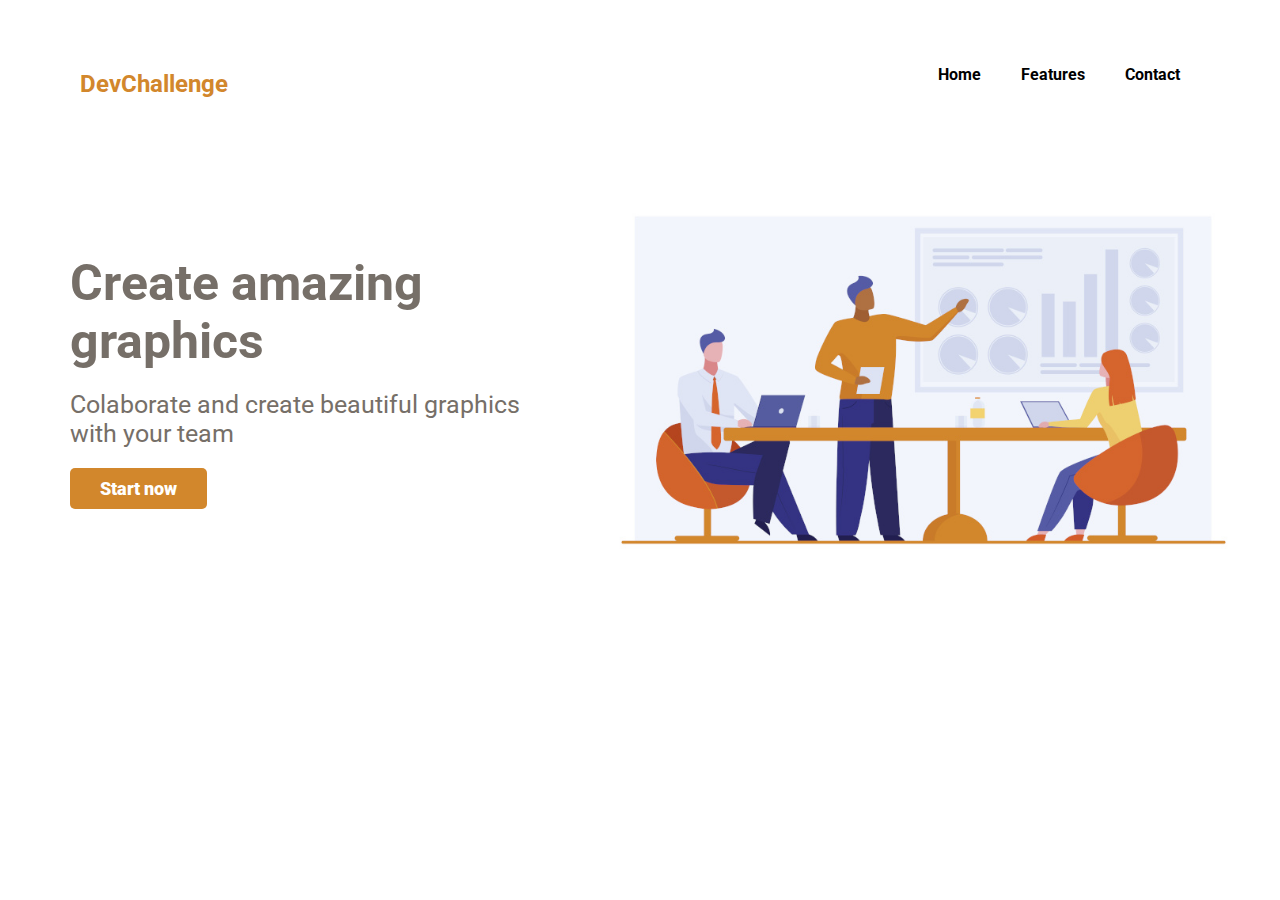
<file: amazingGraph/index.html>
<!DOCTYPE html>
<html lang="pt-br">
<head>
  <meta charset="UTF-8">
  <meta http-equiv="X-UA-Compatible" content="IE=edge">
  <meta name="viewport" content="width=device-width, initial-scale=1.0">
  <title>Amazing Graph</title>
  <link rel="stylesheet" href="style.css">
  <link rel="preconnect" href="https://fonts.googleapis.com">
  <link rel="preconnect" href="https://fonts.gstatic.com" crossorigin>
  <link href="https://fonts.googleapis.com/css2?family=Roboto:wght@300&display=swap" rel="stylesheet">
</head>

<body>
  <header>
    <h2>DevChallenge</h2>
    <nav>
      <span>Home</span>
      <span>Features</span>
      <span>Contact</span>
    </nav>
    <div class="hamburger-menu">
      <div class="menu-lines"></div>
      <div class="menu-lines"></div>
      <div class="menu-lines"></div>
    </div>
  </header>
  <main class="container">
    <picture class="container-item">
      <source media="(max-width: 400px)" srcset="assets/team-small.jpg" type="image/jpeg">
      <source media="(max-width: 750px)" srcset="assets/team.jpg" type="image/jpeg">
      <img src="assets/team-big.jpg" alt="imagem ilustrando uma reunião " class="image">
    </picture>
    <div class="texto">
      <h1 class="container-item">Create amazing graphics</h1>
      <p class="container-item">Colaborate and create beautiful graphics with your team</p>
      <button class="container-item">Start now</button>
    </div>
  </main>
</body>
</html>
</file>
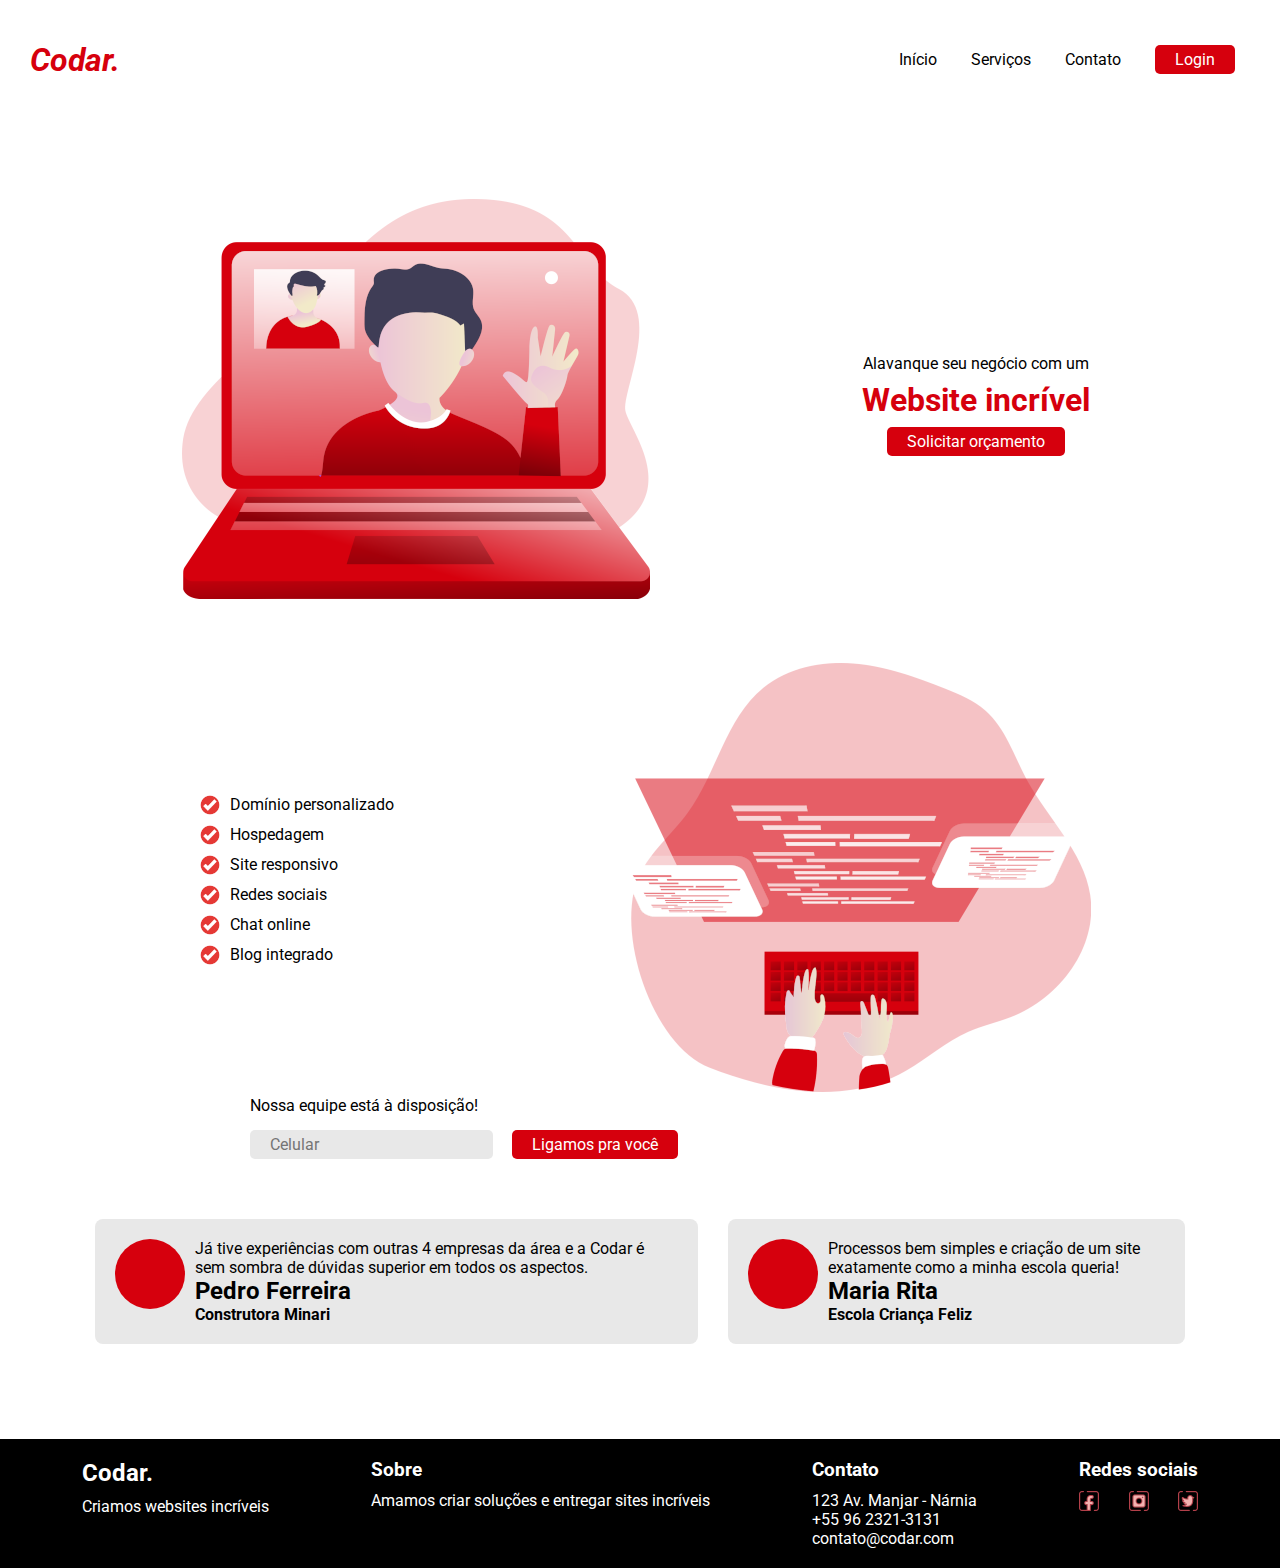
<file: codar/index.html>
<!DOCTYPE html>
<html lang="pt-br">
<head>
  <meta charset="UTF-8">
  <meta http-equiv="X-UA-Compatible" content="IE=edge">
  <meta name="viewport" content="width=device-width, initial-scale=1.0">
  <title>Codar</title>
  <link rel="stylesheet" href="style.css">
  <link rel="preconnect" href="https://fonts.googleapis.com">
  <link rel="preconnect" href="https://fonts.gstatic.com" crossorigin>
  <link href="https://fonts.googleapis.com/css2?family=Roboto:wght@500&display=swap" rel="stylesheet">
</head>
<body>
  <header>
    <h1>Codar.</h1>
    <nav>
      <a href="#">Início</a>
      <a href="#">Serviços</a>
      <a href="#">Contato</a>
      <button class="botao">Login</button>
    </nav>
  </header>
<div class="container">
  <section class="apresentacao">
    <picture>
      <source media="(max-width: 850px)" srcset="assets/video-call-ms.png" type="image/png">
      <img src="assets/video-call.png" alt="imagem de uma chamada em vídeo" class="image">
    </picture>
    <div class="texto-apresentacao">
      <p class="texto-apresentacao-item">Alavanque seu negócio com um</p>
      <h1 class="texto-apresentacao-item">Website incrível</h1>
      <button class="botao texto-apresentacao-item">Solicitar orçamento</button>
    </div>
  </section>
  <section class="container-servicos">
    <div class="service-list">
        <div class="service-item">
          <img src="assets/checkmark.png"></img>
          <p>Domínio personalizado</p>
        </div>
        <div class="service-item">
          <img src="assets/checkmark.png"></img>
          <p>Hospedagem</p>
        </div>
        <div class="service-item">
          <img src="assets/checkmark.png"></img>
          <p>Site responsivo</p>
        </div>
        <div class="service-item">
          <img src="assets/checkmark.png"></img>
          <p>Redes sociais</p>
        </div>
        <div class="service-item">
          <img src="assets/checkmark.png"></img>
          <p>Chat online</p>
        </div>
        <div class="service-item">
          <img src="assets/checkmark.png"></img>
          <p>Blog integrado</p>
        </div>
    </div>
    <picture>
      <source media="(max-width: 850px)" srcset="assets/coding-ms.png" type="image/png">
      <img src="assets/coding.png" alt="imagem de alguém programando" class="image">
    </picture>
  </section>
  <div class="contato">
    <p>Nossa equipe está à disposição!</p>
    <input type="tel" placeholder="Celular"></input>
    <button class="botao">Ligamos pra você</button>
  </div>
  <section class="comentario-container">
    <div class="comentario">
      <div class="circulo"></div>
      <div class="comentario-texto">
        <p>Já tive experiências com outras 4 empresas da área e a Codar é sem sombra de dúvidas superior em todos os aspectos.</p>
        <p class="autor-comentario"><strong>Pedro Ferreira</strong></p>
        <p><strong>Construtora Minari</strong></p>
      </div>
    </div>
    <div class="comentario">
      <div class="circulo"></div>
      <div class="comentario-texto">
        <p>Processos bem simples e criação de um site exatamente como a minha escola queria!</p>
        <p class="autor-comentario"><strong>Maria Rita</strong></p>
        <p><strong>Escola Criança Feliz</strong></p>
      </div>
    </div>
  </section>
</div>
<footer>
  <div class="footer-info">
    <h2>Codar.</h2>
    <p>Criamos websites incríveis</p>
  </div>
  <div class="footer-info">
    <h3>Sobre</h3>
    <p>
      Amamos criar soluções
      e entregar sites incríveis
    </p>
  </div>
  <div class="footer-info">
    <h3>Contato</h3>
    <p>123 Av. Manjar - Nárnia</p>
    <p>+55 96 2321-3131</p>
    <p>contato@codar.com</p>
  </div>
  <div class="footer-info">
    <h3>Redes sociais</h3>
    <div class="redes-socias-container">
      <img src="assets/facebook.png" alt="facebook-logo">
      <img src="assets/instagram.png" alt="instagram-logo">
      <img src="assets/twitter.png" alt="twitter-log">
    </div>
  </div>
</footer>
</body>
</html>
</file>
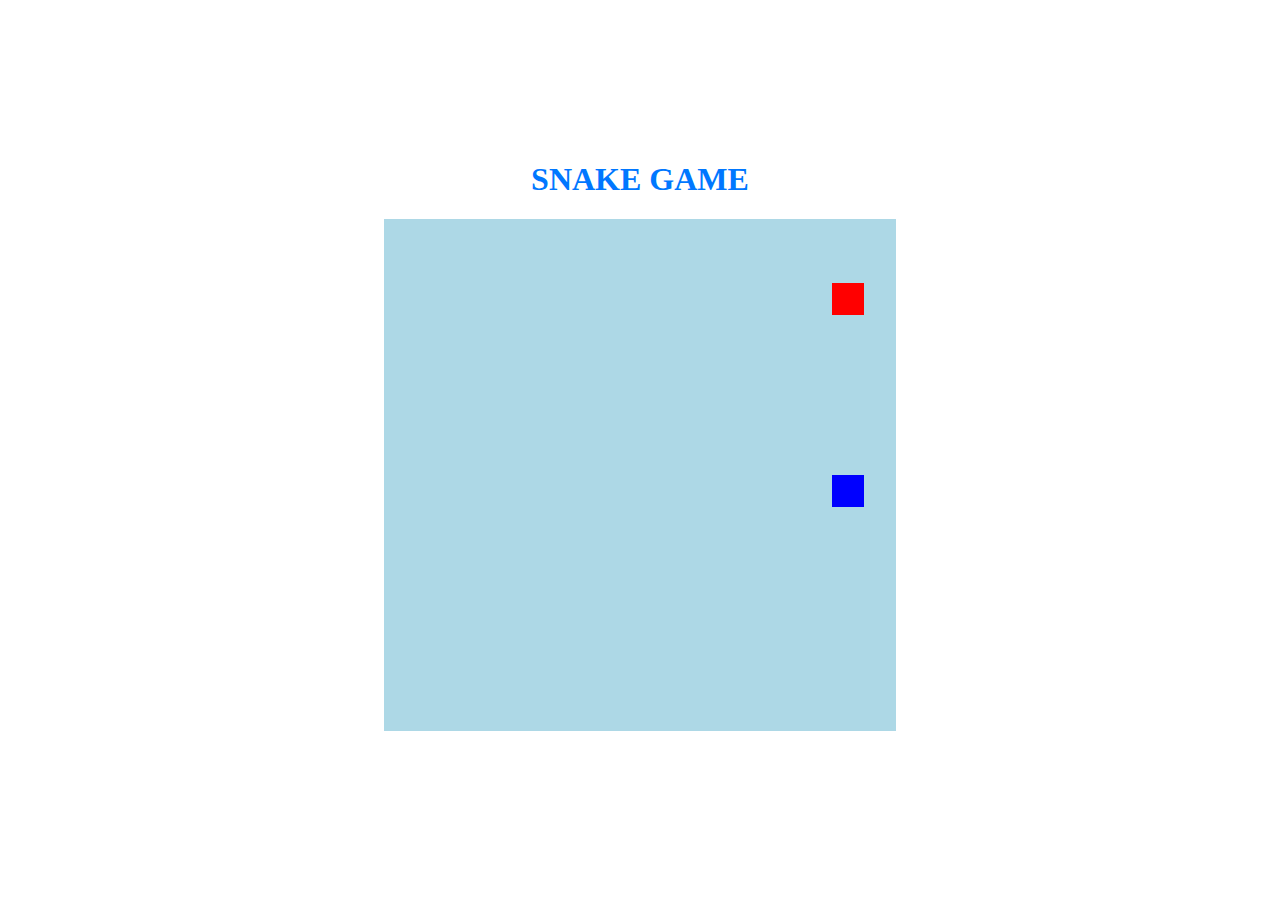
<file: snakeGame/index.html>
<!DOCTYPE html>
<html lang="en">
<head>
    <meta charset="UTF-8">
    <meta http-equiv="X-UA-Compatible" content="IE=edge">
    <meta name="viewport" content="width=device-width, initial-scale=1.0">
    <link rel="stylesheet" href="style.css">
    <title>Snake Game</title>
</head>

<body>
    <h1>SNAKE GAME</h1>
    <canvas id="snake" width="512" height="512"></canvas>

    <script src="script.js"></script>
</body>
</html>
</file>
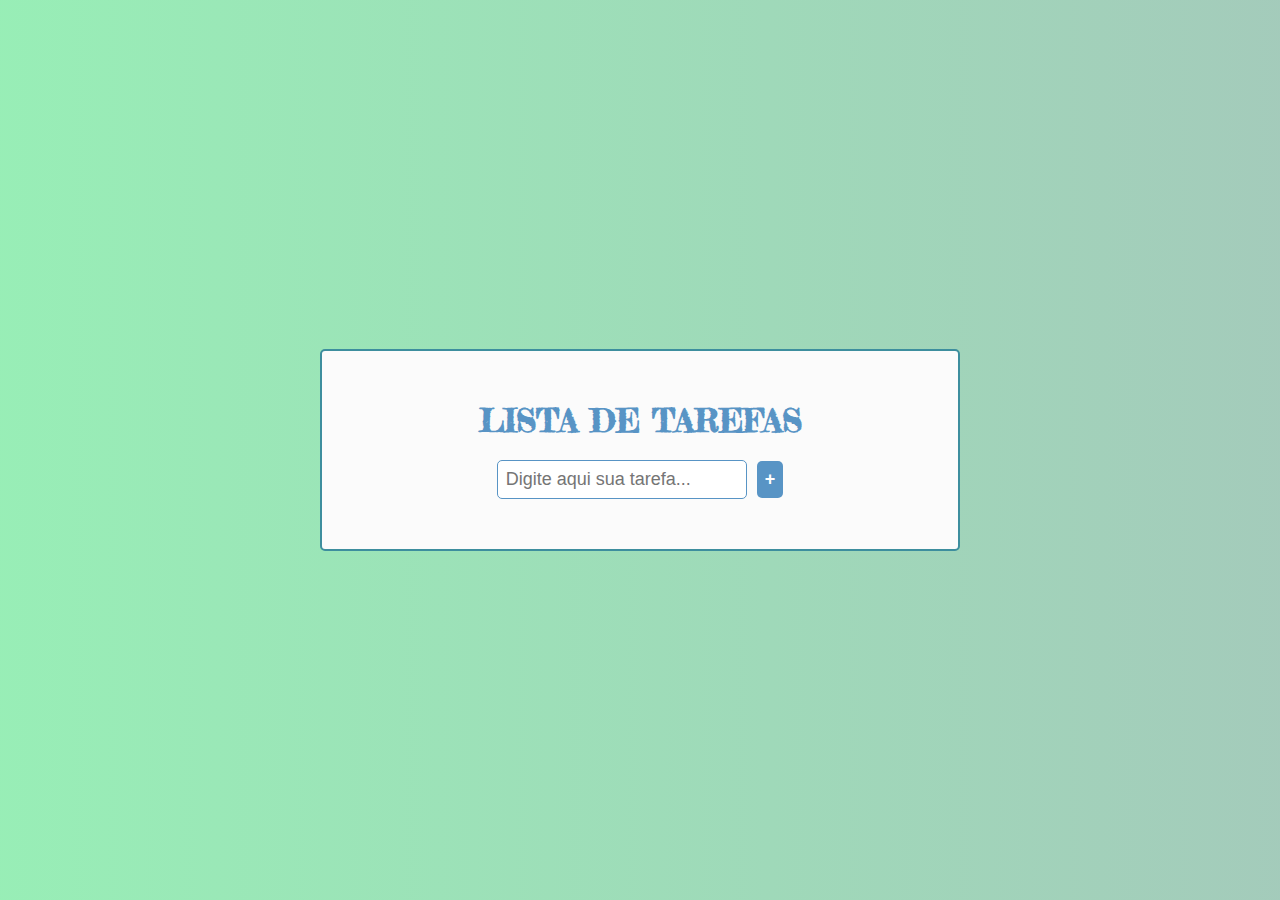
<file: to-do-list/index.html>
<!DOCTYPE html>
<html lang="pt-br">
<head>
    <meta charset="UTF-8">
    <meta http-equiv="X-UA-Compatible" content="IE=edge">
    <meta name="viewport" content="width=device-width, initial-scale=1.0">
    <title>Lista de Tarefas</title>
    <link rel="preconnect" href="https://fonts.googleapis.com">
    <link rel="preconnect" href="https://fonts.gstatic.com" crossorigin>
    <link href="https://fonts.googleapis.com/css2?family=Fredericka+the+Great&family=Kalam:wght@300&display=swap" rel="stylesheet">
    <link rel="stylesheet" href="estilo.css">
</head>

<body>
    <div class="container">
        <h1>LISTA DE TAREFAS</h1>
        <div class="formulario">
                <input type="text" placeholder="Digite aqui sua tarefa..." class="campo-preenche-tarefa">
                <button class="botao-adiciona-tarefa">+</button>
        </div>
        <div class="lista-de-tarefas"></div>
    </div>
    <script src="script.js"></script>
</body>
</html>
</file>
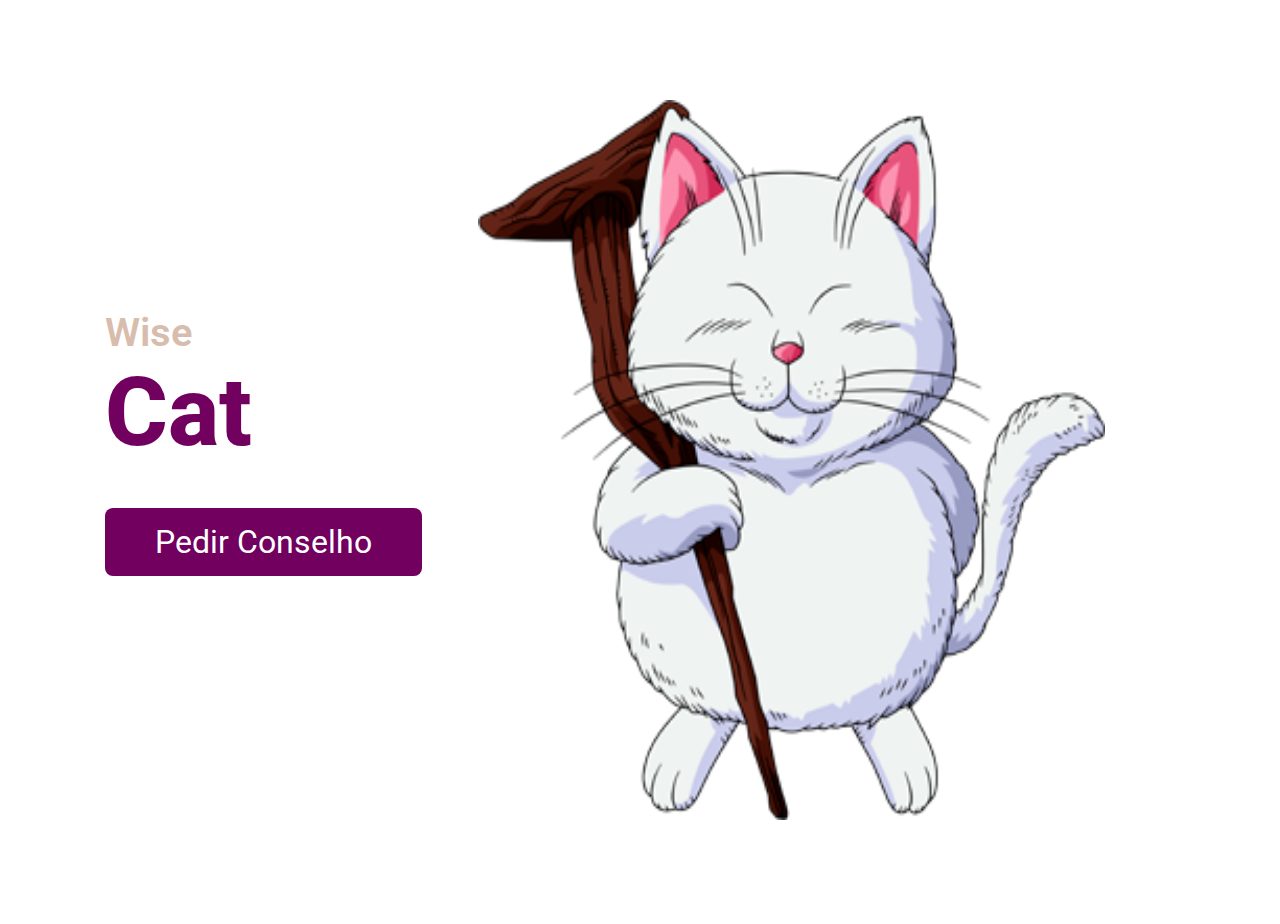
<file: wiseCat/index.html>
<!DOCTYPE html>
<html lang="pt-br">
  <head>
    <meta charset="utf-8">
    <meta name="viewport" content="width=device-width, initial-scale=1.0">
    <title>Wise Cat</title>
    <link rel="stylesheet" href="index.css">
    <link rel="preconnect" href="https://fonts.googleapis.com">
    <link rel="preconnect" href="https://fonts.gstatic.com" crossorigin>
    <link href="https://fonts.googleapis.com/css2?family=Roboto&display=swap" rel="stylesheet"> 
  </head>

  <body>
    <main class="container">
      <div class="descricao">
        <div class="titulo">
          <p>Wise</p>
          <h1>Cat</h1>
        </div>
        <!-- <button id="botao">Pedir conselho</button> -->
        <a id="botao" href="segundaPagina.html">Pedir Conselho</a>
      </div>
      <div>
        <img src="assets/small-korin.png" alt="imagem de um gato com uma bengala">
      </div>
    </main>
  </body>
</html>
</file>
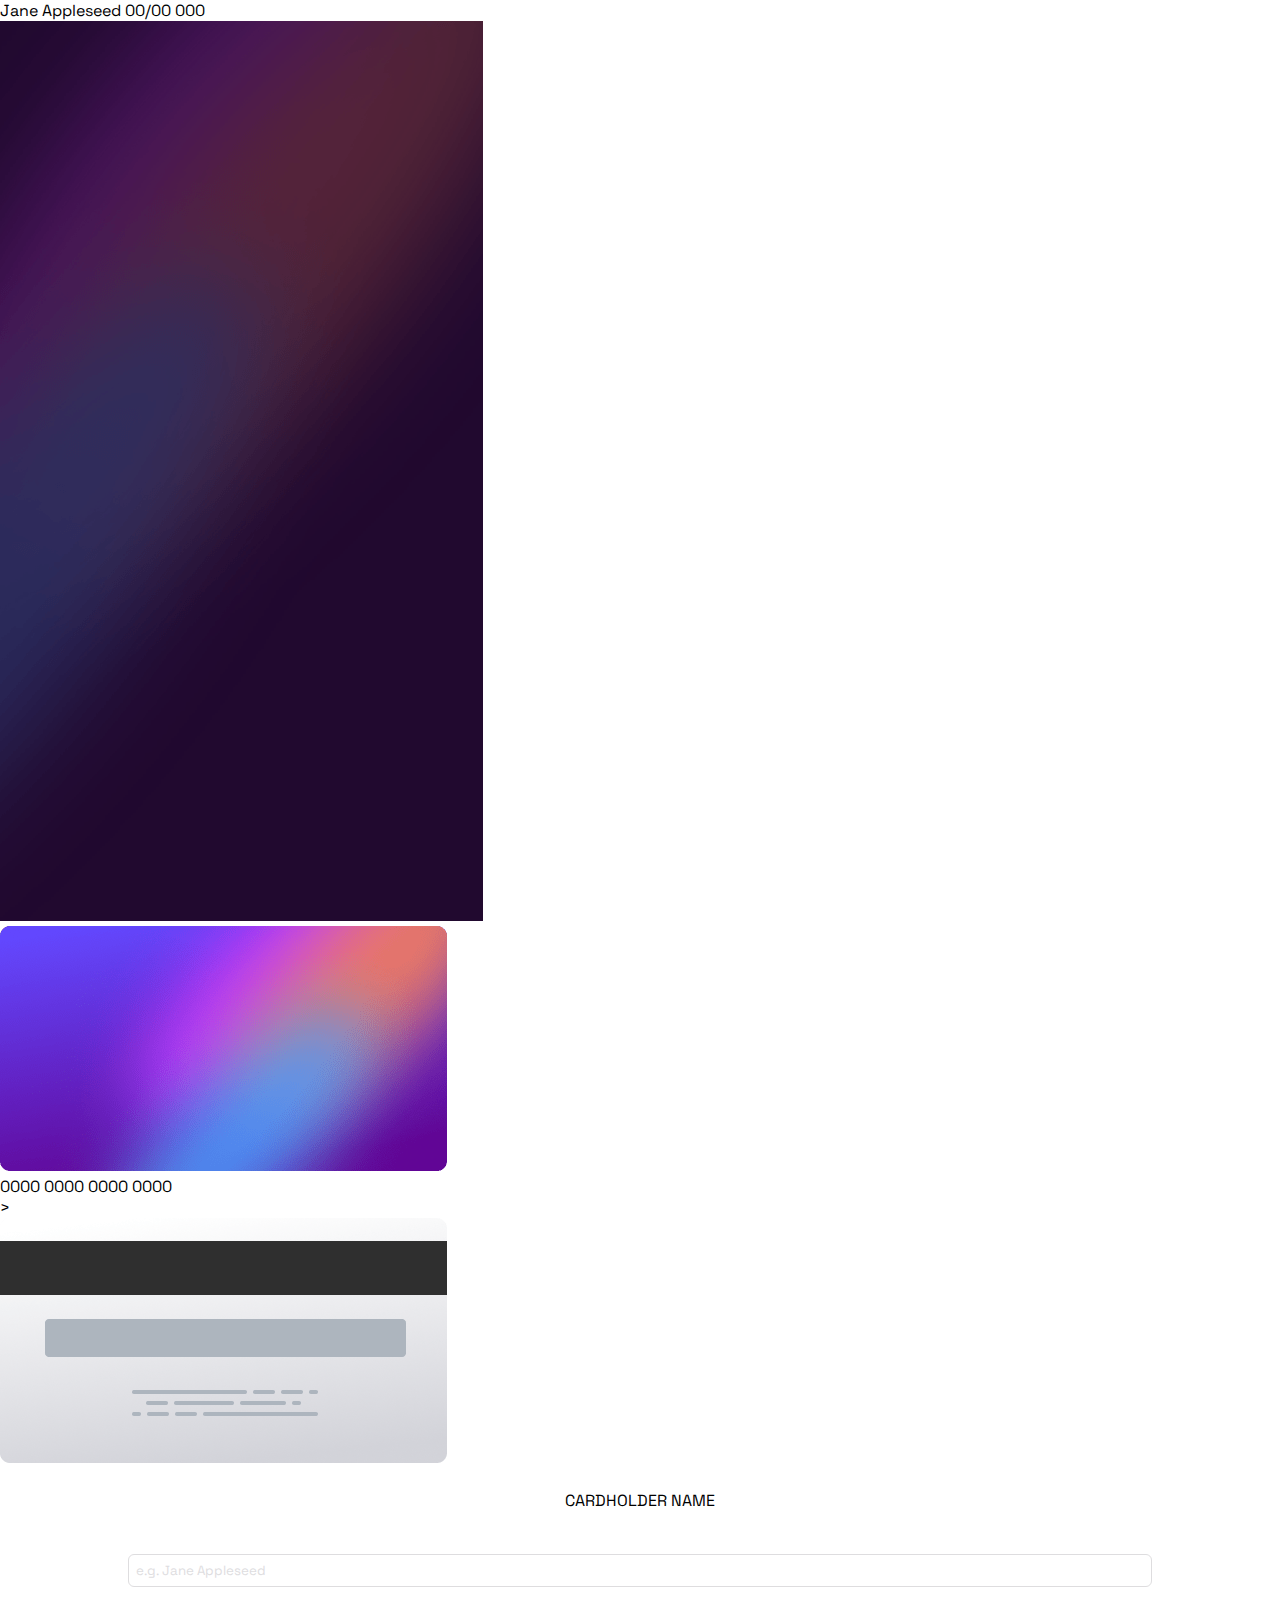
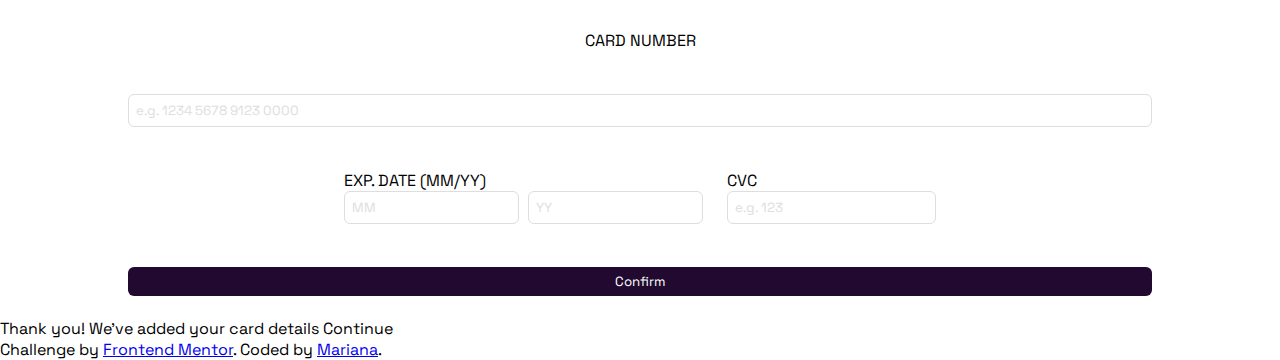
<file: interactive-card-details-form-main/interactiveCardDetailsForm/index.html>
<!DOCTYPE html>
<html lang="en">
<head>
  <meta charset="UTF-8">
  <meta name="viewport" content="width=device-width, initial-scale=1.0"> <!-- displays site properly based on user's device -->

  <link rel="icon" type="image/png" sizes="32x32" href="./images/favicon-32x32.png">
  
  <title>Frontend Mentor | Interactive card details form</title>
  <link rel="preconnect" href="https://fonts.googleapis.com">
  <link rel="preconnect" href="https://fonts.gstatic.com" crossorigin>
  <link href="https://fonts.googleapis.com/css2?family=Space+Grotesk:wght@500&display=swap" rel="stylesheet">

  <link rel="stylesheet" href="style.css">
</head>
<body>

  <main>
    
    Jane Appleseed
    00/00
    000
    <div class="image">
      <picture>
        <source media="(max-width: 600px)" srcset="images/bg-main-mobile.png" alt="">
        <img src="images/bg-main-desktop.png" alt="">
      </picture>
    </div>
    <div class="front-card">
      <img class="cartao" src="images/bg-card-front.png" alt=""
      ><p> 0000 0000 0000 0000</p>>

    </div>
    <img class="cartao" src="images/bg-card-back.png" alt="">
    <div class="form-container">
      <label for="user-name">CARDHOLDER NAME</label>
      <input type="text" name="user-name" placeholder="e.g. Jane Appleseed"/>
      <label for="card-number">CARD NUMBER</label>
      <input type="text" name="card-number" placeholder="e.g. 1234 5678 9123 0000"/>
      <div class="date-cvc-container">
          <div class="date">
            <label for="date">EXP. DATE (MM/YY)</label>
            <div class="mes-ano-input-container">
              <input type="text" name="mes" placeholder="MM">
              <input type="text" name="year" placeholder="YY">
            </div>
          </div>
          <div class="cvc">
            <label for="cvc">CVC</label>
            <input type="text" name="cvc" placeholder="e.g. 123">
          </div>
      </div>
      <button class="button" type="submit">Confirm</button>
    </div>
  </main>

  <!-- Completed state start -->

  Thank you!
  We've added your card details
  Continue
  
  <footer class="attribution">
    Challenge by <a href="https://www.frontendmentor.io?ref=challenge" target="_blank">Frontend Mentor</a>. 
    Coded by <a href="#">Mariana</a>.
  </foot>
</body>
</html>
</file>
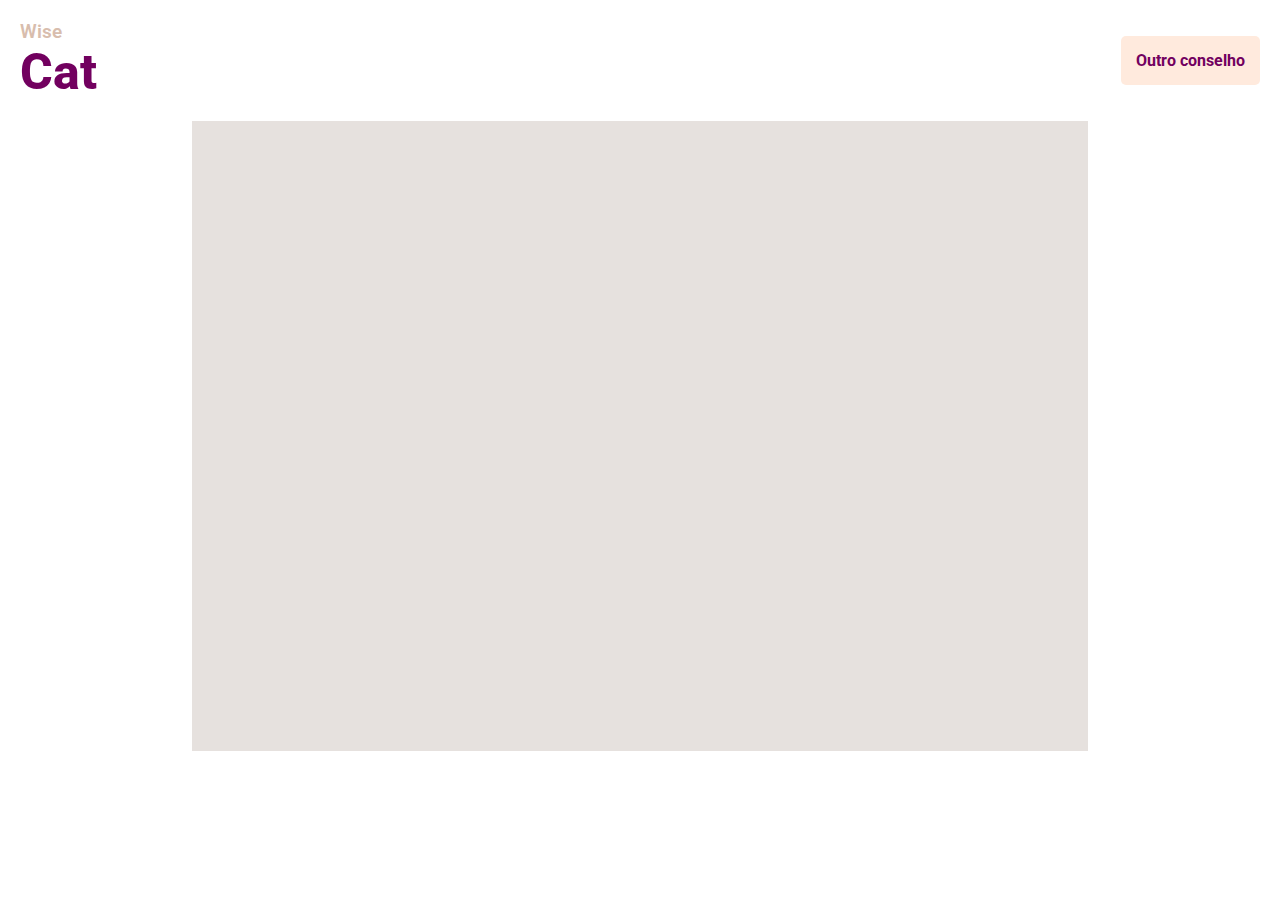
<file: wiseCat/segundaPagina.html>
<!DOCTYPE html>
<html lang="pt-br">
<head>
  <meta charset="UTF-8">
  <meta http-equiv="X-UA-Compatible" content="IE=edge">
  <meta name="viewport" content="width=device-width, initial-scale=1.0">
  <title>Wise Cat</title>
  <link rel="stylesheet" href="segundaPagina.css">
  <link rel="preconnect" href="https://fonts.googleapis.com">
  <link rel="preconnect" href="https://fonts.gstatic.com" crossorigin>
  <link href="https://fonts.googleapis.com/css2?family=Roboto&display=swap" rel="stylesheet">
</head>
<body>
  <header class="titulo">
    <div>
      <p>Wise</p>
      <h1>Cat</h1>
    </div>
    <a id="outro-conselho" href="segundaPagina.html">Outro conselho</a>
  </header>
  <main>
    <div class="message-container">
      <div id="advice-container">
      </div>
      <div id="image-container">
      </div>
    </div>
  </main>

  <script src="script.js"></script>
</body>
</html>
</file>
<file: amazingGraph/style.css>
* {
  margin: 0;
  box-sizing: border-box;
  font-family: 'Roboto', sans-serif;
}

header {
  display: flex;
  justify-content: space-evenly;
  align-items: center;
}

header h2 {
  color: #D2872C;
  padding: 30px;
  margin-top: 20px;
}

.hamburger-menu {
  display: flex;
  flex-direction: column;
  align-items: center;
  cursor: pointer;
}

.menu-lines {
  width: 100%;
  height: 100%;
  background-color: black;
  padding: 2px 9px;
  margin: 2px;
}

header nav {
  display: none;
}

.container {
  display: flex;
  flex-direction: column;
  align-items: center;
  text-align: center;
  color: #766F68;
  padding: 30px;
}

.image {
  width: 100%;
  height: 100%;
}

.container-item {
  margin: 5px;
}

button {
  color: #fff;
  background-color: #D2872C;
  border-radius: 5px;
  border: none;
  padding: 10px;
  padding-left: 30px;
  padding-right: 30px;
  font-weight: 900;
  font-size: 18px;
  cursor: pointer;
}

button:hover {
  opacity: 0.8;
}

@media (min-width: 425px) {

  header {
    justify-content: space-around;
  }
  header h2 {
    padding: 30px 0 30px 0;
  }
}

@media (min-width: 760px) {
  .hamburger-menu {
    display: none;
  }

  header {
    justify-content: space-between;
    padding: 20px 80px;

  }

  header nav {
    display: flex;
    justify-content: space-evenly;
    align-items: center;
  }

  header nav span {
    padding: 20px;
    cursor: pointer;
    font-weight: 700;
  }

  .container {
    flex-direction: row;
    justify-content: space-evenly;
    text-align: start;
  }

  .container picture {
    order: 1;
  }

  .texto {
    padding: 30px;
    display: flex;
    flex-direction: column;
    justify-content: space-around;
    align-items: flex-start;
  }

  .container-item {
    margin: 10px;
  }

  .texto h1 {
    font-size: 50px;
  }

  .texto p {
    font-size: 25px;
  }
}
</file>
<file: codar/style.css>
* {
  margin: 0;
  box-sizing: border-box;
  text-decoration: none;
  font-family: 'Roboto', sans-serif, Arial;
}

header {
  display: flex;
  padding: 30px;
  justify-content: space-between;
  align-items: center;
}

header h1 {
  color: #D6000D;
  font-style: italic;
}

header a {
  padding: 15px;
  color: black;
}

.botao {
  background-color: #D6000D;
  margin: 15px;
  padding: 5px;
  padding-left: 20px;
  padding-right: 20px;
  font-size: 16px;
  color: #fff;
  border-radius: 5px;
  border: none;
  cursor: pointer;
  transform: opacity, 0.15s;
}

.botao:hover {
  opacity: 0.8;
}

.container {
  display: flex;
  flex-direction: column;
  margin: 50px;
}

.apresentacao {
  display: flex;
  justify-content: space-around;
  align-items: center;
  padding: 30px;
}

.apresentacao .botao {
  margin: 0;
}

.image {
  width: 100%;
}

.texto-apresentacao {
  flex-direction: column;
  justify-content: space-evenly;
  text-align: center;
}

.texto-apresentacao-item {
  margin: 8px;
}

.texto-apresentacao h1 {
  color: #D6000D;
}

.container-servicos {
  display: flex;
  justify-content: space-around;
  align-items: center;
  width: 100%;
  padding: 30px;
  padding-bottom: 0;
}

.service-item {
  display: flex;
  width: 100%;
  margin: 10px;
}

.service-item img {
  margin-right: 10px;
}

.contato {
  padding-left: 200px;
}

.contato input{
  padding: 5px;
  padding-left: 20px;
  padding-right: 20px;
  font-size: 16px;
  background-color: rgb(232, 232, 232);
  border-radius: 5px;
  border: none;
}

.comentario-container {
  display: flex;
  justify-content: space-around;
  padding: 30px;
}

.comentario {
  display: flex;
  padding: 20px;
  background-color: rgb(232, 232, 232);
  margin: 15px;
  border-radius: 8px;
}

.comentario-texto {
  display: flex;
  flex-direction: column;
  flex-wrap: wrap;
}
.circulo {
  border-radius: 50px;
  background-color: #D6000D;
  width: 40px;
  height: 40px;
  padding: 35px;
  margin-right: 10px;
}

.autor-comentario {
  font-size: 24px;
}

footer {
  display: flex;
  justify-content: space-evenly;
  align-items: flex-start;
  background-color: black;
  color: #fff;
}

.footer-info {
  margin: 20px;
  align-content: space-between;
}

.footer-info h3, h2 {
  margin-bottom: 10px;
}

.redes-socias-container {
  display: flex;
  justify-content: space-between;
  width: 100%;
  cursor: pointer;
}

@media (max-width:800px) {

  .container {
    margin: 20px;
  }
  .apresentacao {
    flex-direction: column;
  }

  .texto-apresentacao {
    padding-top: 40px;
  }

  .container-servicos {
    flex-direction: column;
  }

  .service-list {
    order: 1;
    padding-top: 25px;
    padding-bottom: 35px;
  }

  .contato {
    display: flex;
    flex-direction: column;
    padding-left: 0px;
    align-items: center;
  }

  .contato p {
    padding-bottom: 10px;
  }

  .comentario-container {
    flex-direction: column;
    align-items: center;
  }
}

@media (max-width:550px) {
  header {
    flex-direction: column;
  }

  header nav button {
    display: none;   
  }

  .comentario-container {
    padding: 0;
    margin-top: 25px;
    margin-bottom: 25px;
  }

  .comentario {
    margin: 8px;
    padding: 10px;
  }

  footer {
    flex-direction: column;
  }
}
</file>
<file: snakeGame/style.css>
body {
  height: 95vh;
  width: 95;
  display: flex;
  justify-content: center;
  align-items: center;
  flex-direction: column;
  color: rgb(0, 119, 255);
}
</file>
<file: to-do-list/estilo.css>
* {
    margin: 0;
    padding: 0;
    text-decoration: none;
    box-sizing: border-box;
}

body {
    height: 100vh;
    background: linear-gradient(90deg, #4be18092 0%,
    #3d916e78 100%);
    display: flex;
    align-items: center;
    justify-content: center;
}

.container{
    display: flex;
    flex-direction: column;
    justify-content: center;
    align-items: center;
    padding: 40px;
    width: 50%;
    background-color: rgb(251, 251, 251);
    border-radius: 5px;
    border: 2px solid rgb(61, 142, 158);
}

h1 {
    margin: 10px;
    font-family: 'Fredericka the Great', cursive;
    color: #5894c5 ;
}

.formulario {
    display: flex;
    justify-content: space-around;
    align-items: center;
    margin: 10px;
}

.botao-adiciona-tarefa{
    border: 0;
    border-radius: 5px;
    font-weight: 700;
    font-size: 18px;
    padding: 8px;
    margin-left: 5px;
    background-color: #5894c5;
    color: rgb(255, 255, 255);
    cursor: pointer;
}

.botao-adiciona-tarefa:hover {
    background-color: #5fbac6e5;
}

.campo-preenche-tarefa {
    border-radius: 5px;
    border: 1px solid #5894c5;
    padding: 8px;
    margin-right: 5px;
    font-size: 18px;
    color: gray;
}

.lista-de-tarefas {
    font-family: 'Kalam', cursive;
    font-size: 20px;
    display: flex;
    flex-direction: column;
    align-items: flex-start;
    width: 80%;
}

.task-item {
    display: flex;
    justify-content: space-between;
    width: 100%;
    margin-bottom: 10px;
    padding: 5px;
    box-shadow: 2px 2px 5px #5894c5;
}


.icon-container {
   display: flex;
   justify-content: flex-end; 
   align-items: center;
}

.icon-item {
    margin: 3px;
    height: 1rem;
    width: 1rem;
    background-size: cover;
    cursor: pointer;
}

.icon-item:nth-child(1) {
    background-image: url("img/check.png");
}

.icon-item:nth-child(2) {
    background-image: url("img/remove.png");
}

.check-task {
    text-decoration: line-through;
}
</file>
<file: wiseCat/index.css>
*{
  margin: 0;
  font-family: 'Roboto', sans-serif;
}

.container {
  display: flex;
  justify-content: space-evenly;
  align-items: center;
  margin: 100px 50px;
}

.descricao {
  display: flex;
  flex-direction: column;
  justify-content: space-evenly;
}

.titulo h1{
  color: #72005F;
  font-weight: 800;
  font-size: 6rem;
}

.titulo p {
  color: #d8bdad;
  font-weight: 600;
  font-size: 2.5rem;
}

#botao {
  background-color: #72005F;
  border-radius: 8px;
  padding: 15px 50px;
  color: #ffff;
  border: none;
  font-size: 2rem;
  margin: 40px 0;
  cursor: pointer;
  text-decoration: none;
}

#botao:hover {
  background-color: #851e74;
}

#botao:active {
  background-color: #83036e;
  color: rgb(190, 190, 190);
}

img {
  width: 90%;
  height: 80vh;
}
</file>
<file: interactive-card-details-form-main/interactiveCardDetailsForm/style.css>
:root {
  --white: hsl(0, 0%, 100%);
  --gray: hsl(270, 3%, 87%);
  --grayishViolet: hsl(279, 6%, 55%);
  --violet: hsl(278, 68%, 11%);
}

* {
  margin: 0;
  padding: 0;
  box-sizing: border-box;
  font-family: 'Space Grotesk', sans-serif;
}

input {
  border-radius: 6px;
  outline: none;
  border: solid 1px var(--gray);
  padding: 7px;
  width: 100%;
}

input::placeholder {
  color: var(--gray);
}

.form-container {
  width: 80%;
  height: 50vh;
  margin: auto;
  display: flex;
  flex-direction: column;
  align-items: center;
  justify-content: space-around;
}

.date-cvc-container {
  display: flex;
  flex-direction: row;
}
.mes-ano-input-container {
  display: flex;
}

.mes-ano-input-container input {
  margin-right: 9px;
}

.date {
  display: flex;
  flex-direction: column;
  margin-right: 15px;
}

.button {
  width: 100%;
  padding: 6px;
  cursor: pointer;
  color: var(--white);
  background: var(--violet);
  border-radius: 6px;
  border: none;
}

.attribution {

}

cartao {
  z-index: 4;
}
</file>
<file: wiseCat/segundaPagina.css>
*{
  margin: 0;
  font-family: 'roboto', sans-serif;
}

header {
  margin: 20px;
  display: flex;
  justify-content: space-between;
}

.titulo h1{
  color: #72005F;
  font-weight: 800;
  font-size: 3.1rem;
}

.titulo p {
  color: #d8bdad;
  font-weight: 600;
  font-size: 1.2rem;
}

.message-container {
  width: 70%;
  height: 70vh;
  display: flex;
  justify-content:space-around;
  align-items: center;
  background-color: #e6e1de;
  margin: auto;
}

#image-container {
  display: flex;
  width: 95%;
  height: 95%;
  align-items: center;
  justify-content: end;
}

#image-container img {
  border-radius: 10px;
  width: 99%;
  height: 70vh;
}

#advice-container {
  color: #72005F;
  font-size: 2em;
  text-align: center;
  font-weight: bold;
}

main {
  display: flex;
}

#outro-conselho {
  background-color: #ffeadd;
  padding: 15px;
  border-radius: 5px;
  text-decoration: none;
  color: #72005F;
  font-weight: bold;
  align-self: center;
}

#outro-conselho:hover{
  background-color: #d8bdad;
}
</file>
